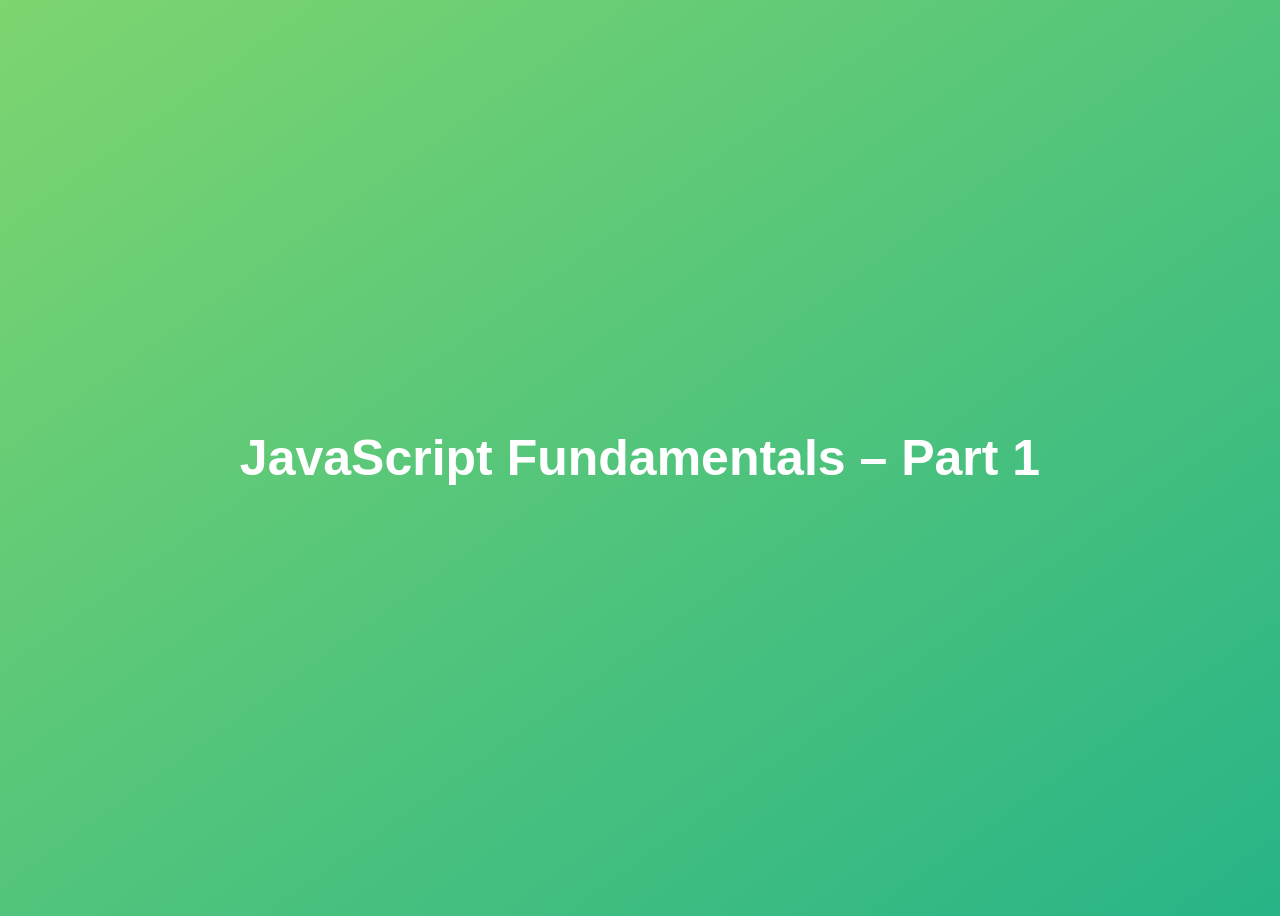
<file: 01-Fundamentals-Part-1/index.html>
<!DOCTYPE html>
<html lang="en">
  <head>
    <meta charset="UTF-8" />
    <meta name="viewport" content="width=device-width, initial-scale=1.0" />
    <meta http-equiv="X-UA-Compatible" content="ie=edge" />
    <title>JavaScript Fundamentals – Part 1</title>
    <style>
      body {
        height: 100vh;
        display: flex;
        align-items: center;
        background: linear-gradient(to top left, #28b487, #7dd56f);
      }
      h1 {
        font-family: sans-serif;
        font-size: 50px;
        line-height: 1.3;
        width: 100%;
        padding: 30px;
        text-align: center;
        color: white;
      }
    </style>
  </head>
  <body>
    <h1>JavaScript Fundamentals – Part 1</h1>
  </body>
</html>
</file>
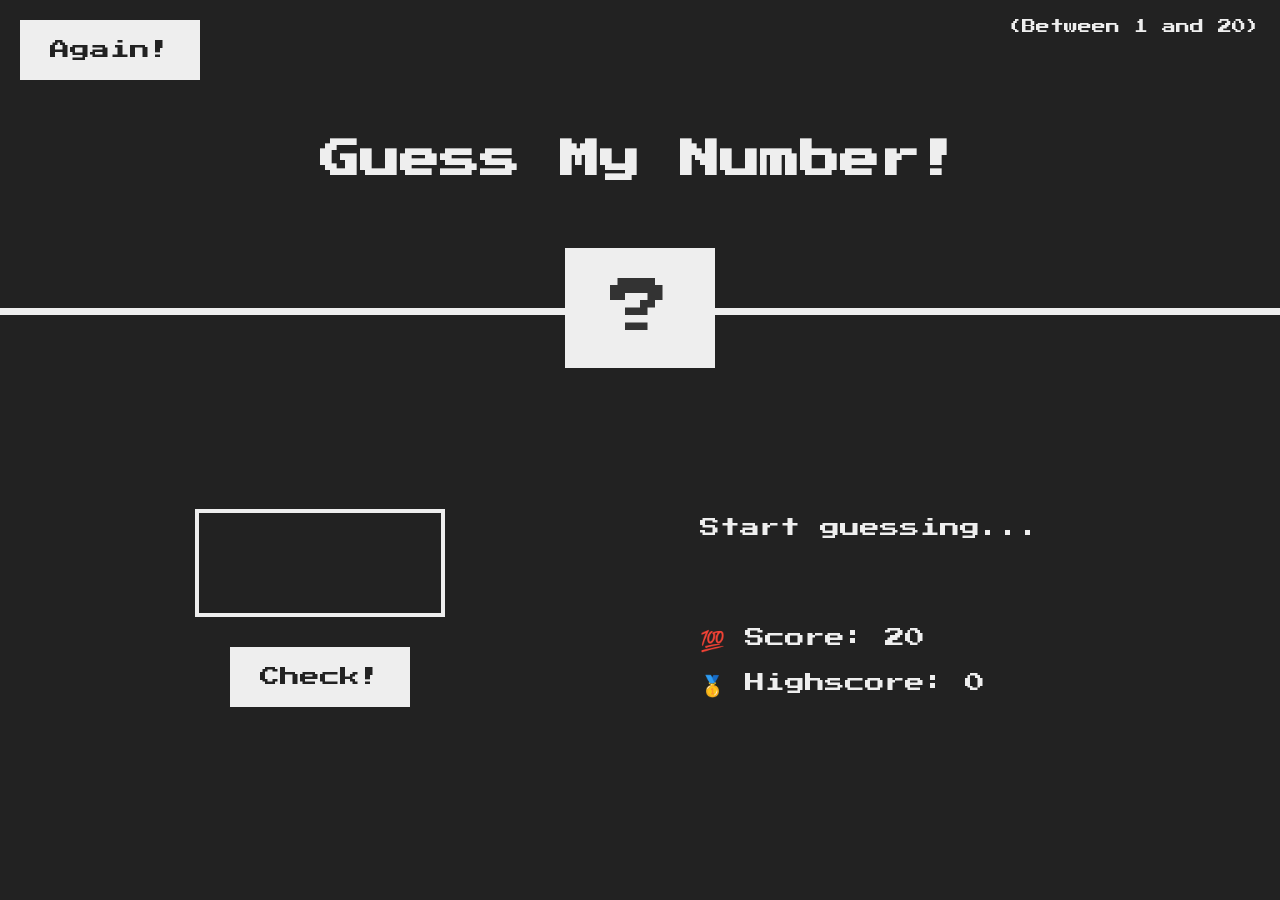
<file: 05-Guess-My-Number/index.html>
<!DOCTYPE html>
<html lang="en">
  <head>
    <meta charset="UTF-8" />
    <meta name="viewport" content="width=device-width, initial-scale=1.0" />
    <meta http-equiv="X-UA-Compatible" content="ie=edge" />
    <link rel="stylesheet" href="style.css" />
    <title>Guess My Number!</title>
  </head>
  <body>
    <header>
      <h1>Guess My Number!</h1>
      <p class="between">(Between 1 and 20)</p>
      <button class="btn again">Again!</button>
      <div class="number">?</div>
    </header>
    <main>
      <section class="left">
        <input type="number" class="guess" />
        <button class="btn check">Check!</button>
      </section>
      <section class="right">
        <p class="message">Start guessing...</p>
        <p class="label-score">💯 Score: <span class="score">20</span></p>
        <p class="label-highscore">
          🥇 Highscore: <span class="highscore">0</span>
        </p>
      </section>
    </main>
    <script src="script.js"></script>
  </body>
</html>
</file>
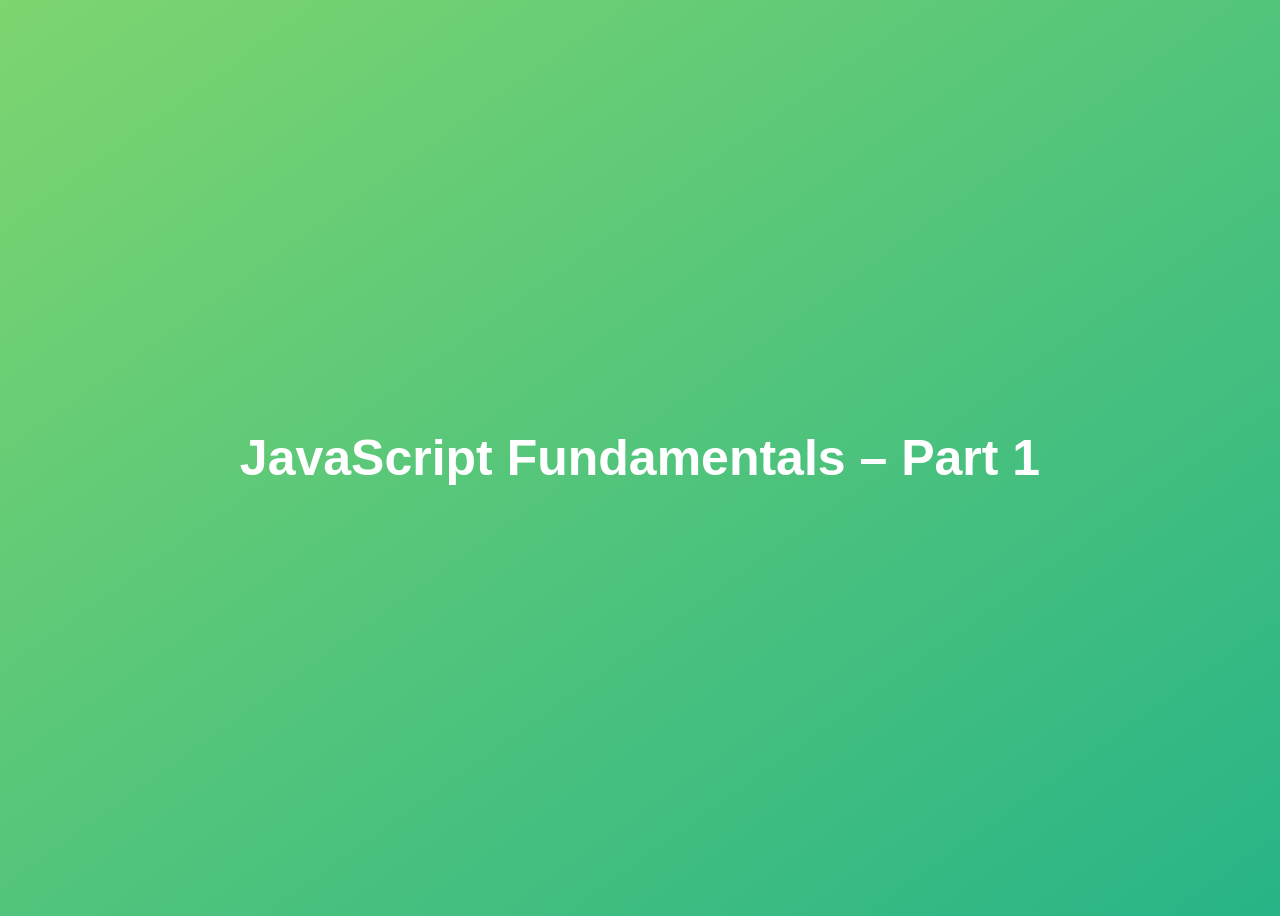
<file: Coding-Challenges/index.html>
<!DOCTYPE html>
<html lang="en">
  <head>
    <meta charset="UTF-8" />
    <meta name="viewport" content="width=device-width, initial-scale=1.0" />
    <meta http-equiv="X-UA-Compatible" content="ie=edge" />
    <title>JavaScript Fundamentals – Part 1</title>
    <style>
      body {
        height: 100vh;
        display: flex;
        align-items: center;
        background: linear-gradient(to top left, #28b487, #7dd56f);
      }
      h1 {
        font-family: sans-serif;
        font-size: 50px;
        line-height: 1.3;
        width: 100%;
        padding: 30px;
        text-align: center;
        color: white;
      }
    </style>
  </head>
  <body>
    <h1>JavaScript Fundamentals – Part 1</h1>
    <script src="/Coding-Challenges/script.js"></script>
  </body>
</html>
</file>
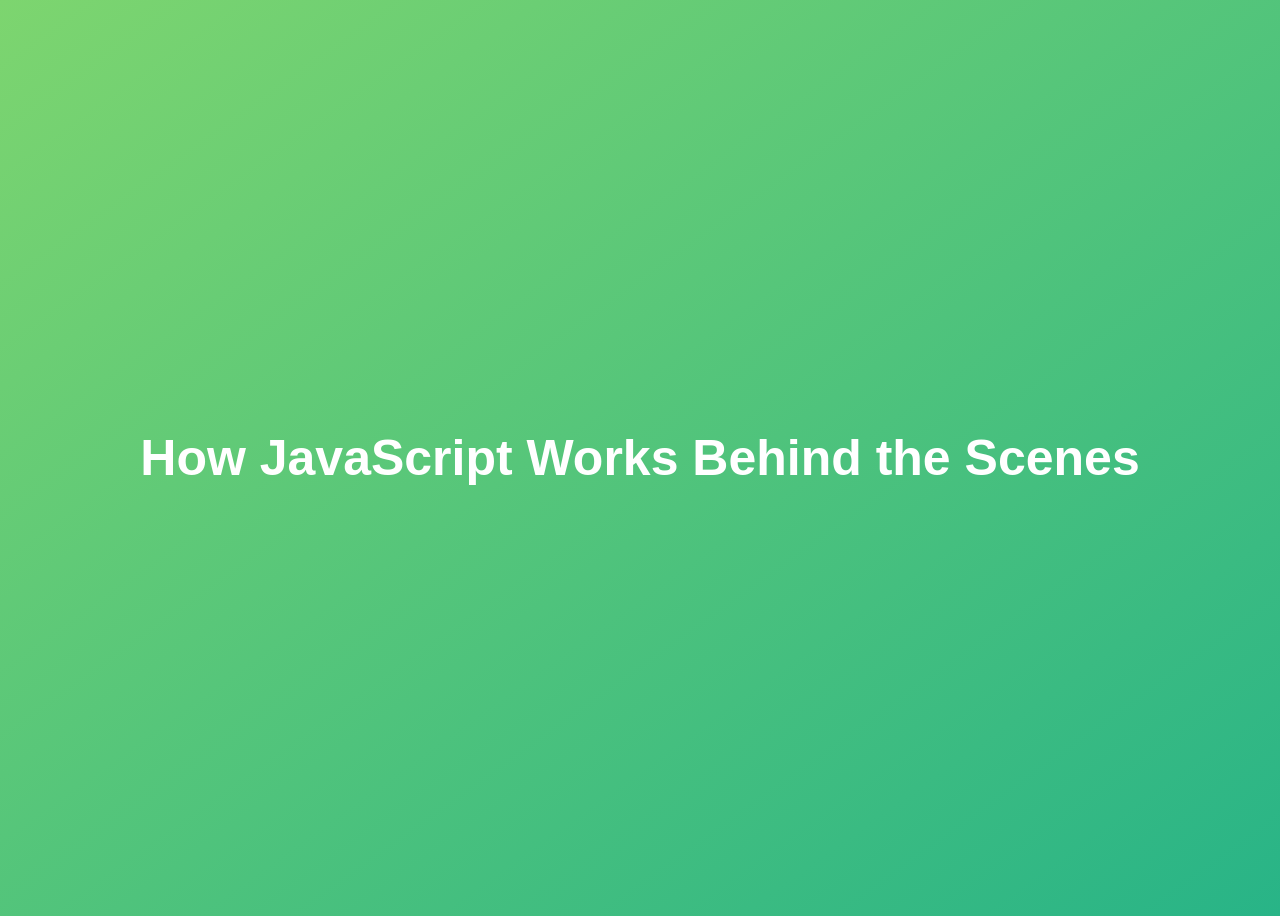
<file: Section-08--Behind-the-Scenes/index.html>
<!DOCTYPE html>
<html lang="en">
  <head>
    <meta charset="UTF-8" />
    <meta name="viewport" content="width=device-width, initial-scale=1.0" />
    <meta http-equiv="X-UA-Compatible" content="ie=edge" />
    <title>How JavaScript Works Behind the Scenes</title>
    <style>
      body {
        height: 100vh;
        display: flex;
        align-items: center;
        background: linear-gradient(to top left, #28b487, #7dd56f);
      }
      h1 {
        font-family: sans-serif;
        font-size: 50px;
        line-height: 1.3;
        width: 100%;
        padding: 30px;
        text-align: center;
        color: white;
      }
    </style>
  </head>
  <body>
    <h1>How JavaScript Works Behind the Scenes</h1>
    <script src="script.js"></script>
  </body>
</html>
</file>
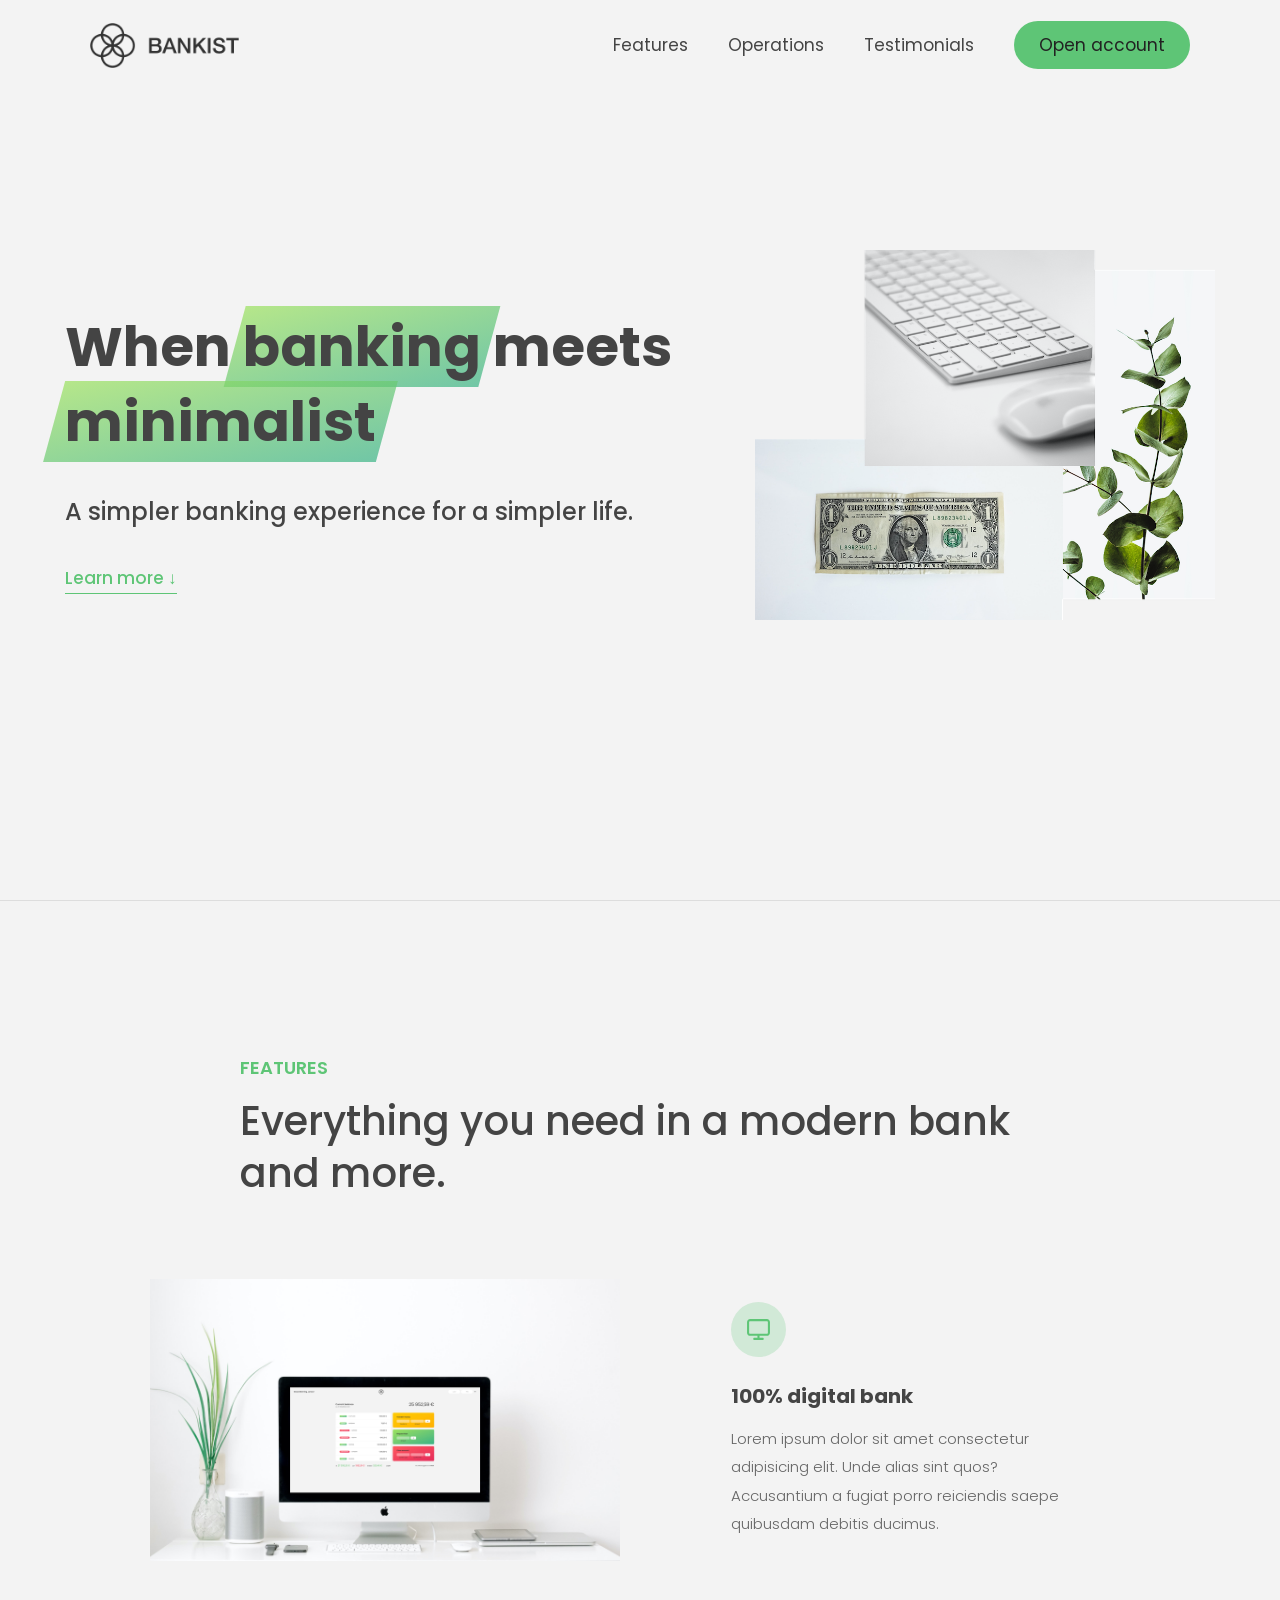
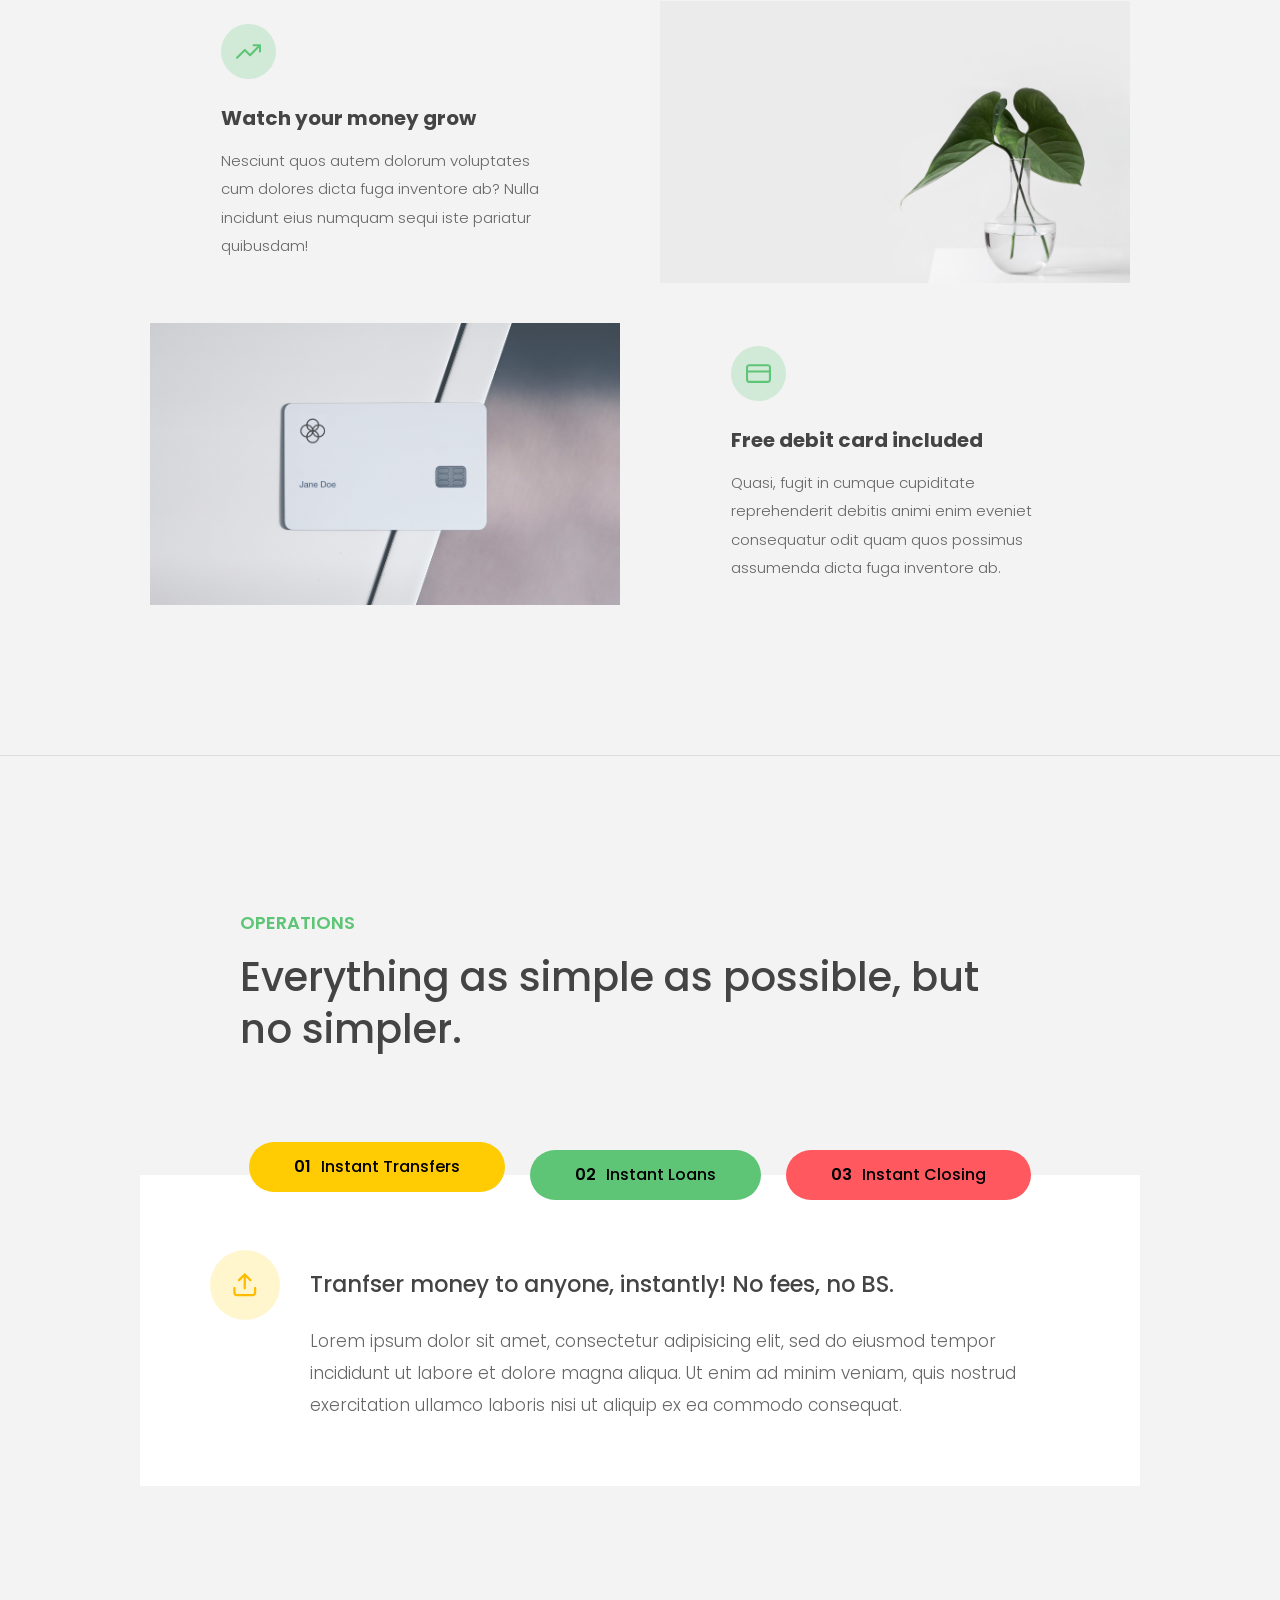
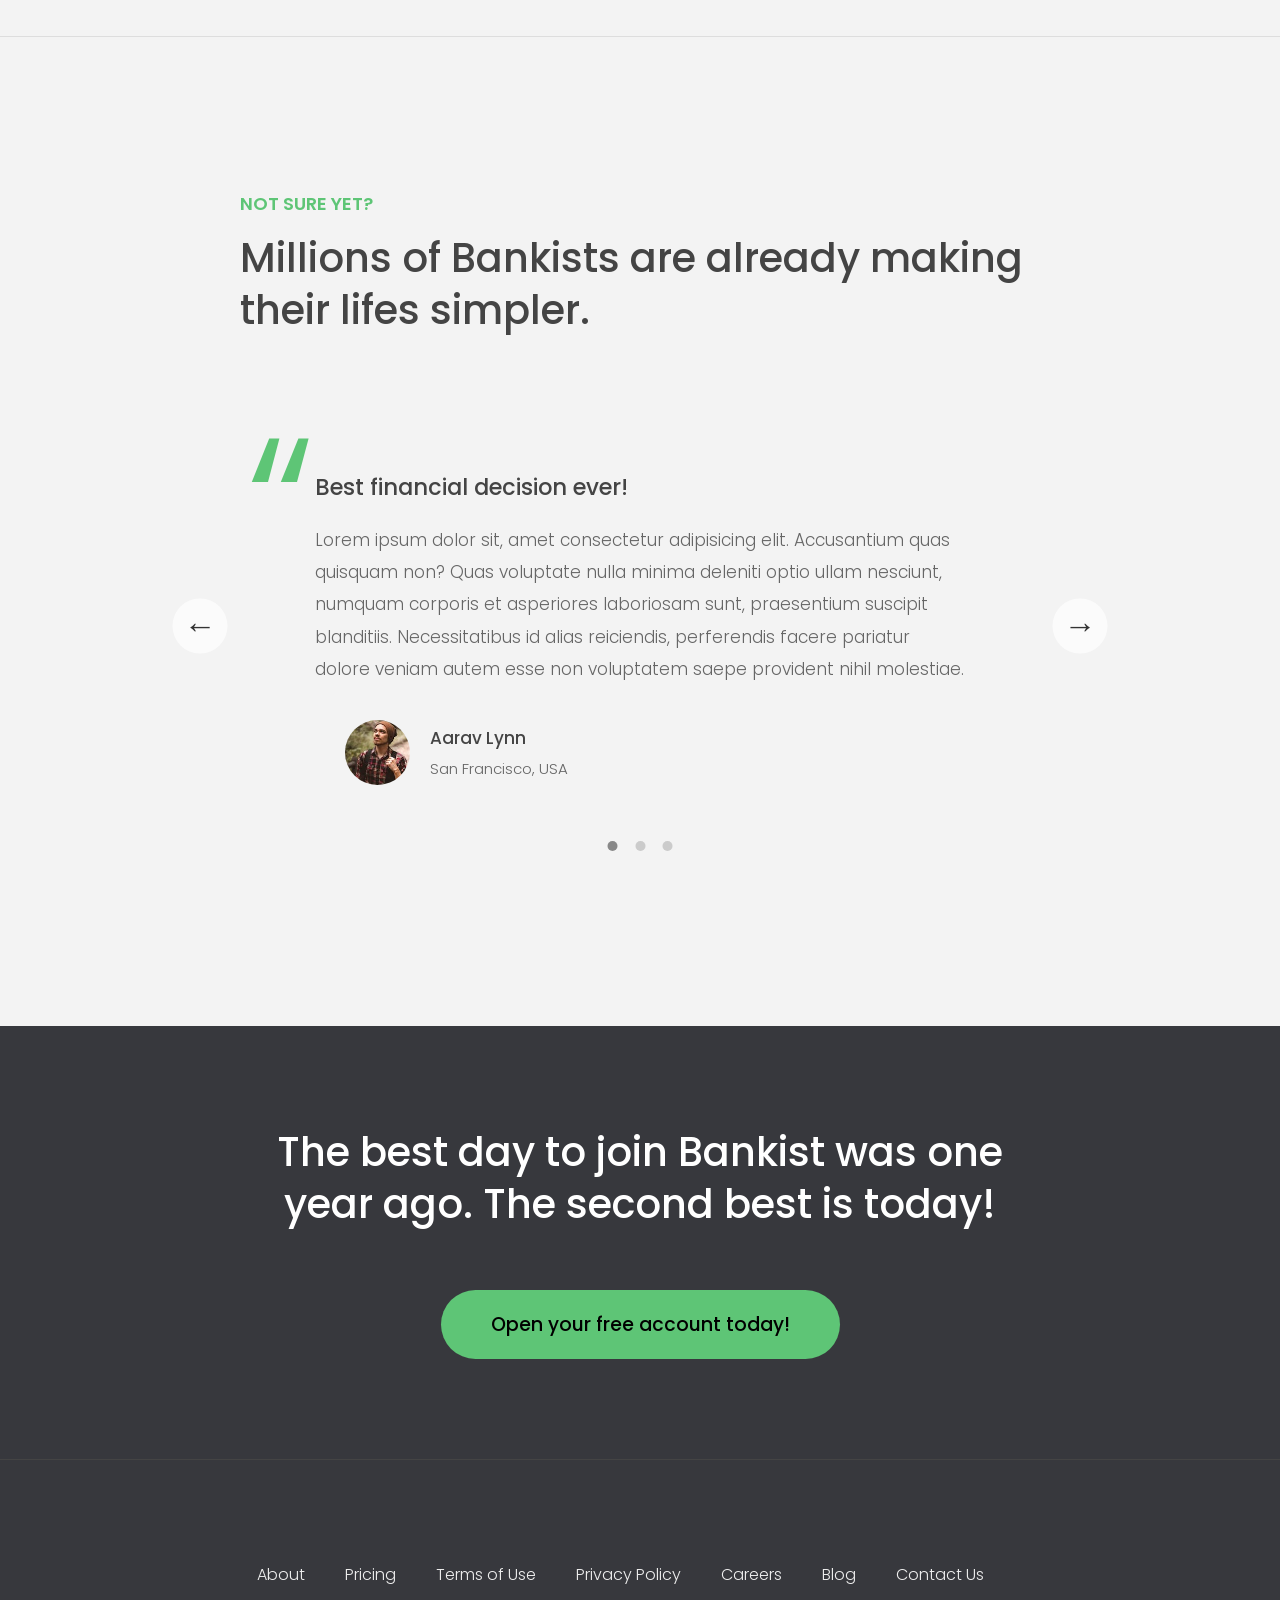
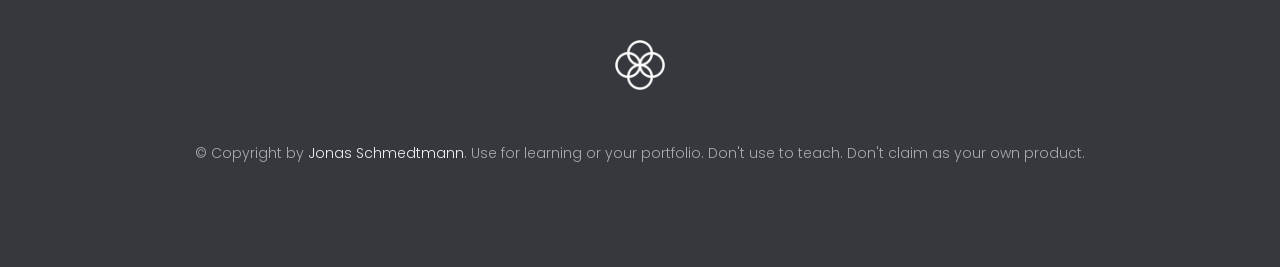
<file: Section-13--Advanced-DOM-and-Events/index.html>
<!DOCTYPE html>
<html lang="en">
  <head>
    <meta charset="UTF-8" />
    <meta name="viewport" content="width=device-width, initial-scale=1.0" />
    <meta http-equiv="X-UA-Compatible" content="ie=edge" />
    <link rel="shortcut icon" type="image/png" href="img/icon.png" />

    <link
      href="https://fonts.googleapis.com/css?family=Poppins:300,400,500,600&display=swap"
      rel="stylesheet"
    />
    <link rel="stylesheet" href="style.css" />
    <title>Bankist | When Banking meets Minimalist</title>
  </head>
  <body>
    <header class="header">
      <nav class="nav">
        <img
          src="img/logo.png"
          alt="Bankist logo"
          class="nav__logo"
          id="logo"
        />
        <ul class="nav__links">
          <li class="nav__item">
            <a class="nav__link" href="#section--1">Features</a>
          </li>
          <li class="nav__item">
            <a class="nav__link" href="#section--2">Operations</a>
          </li>
          <li class="nav__item">
            <a class="nav__link" href="#section--3">Testimonials</a>
          </li>
          <li class="nav__item">
            <a class="nav__link nav__link--btn btn--show-modal" href="#"
              >Open account</a
            >
          </li>
        </ul>
      </nav>

      <div class="header__title">
        <h1>
          When
          <!-- Green highlight effect -->
          <span class="highlight">banking</span>
          meets<br />
          <span class="highlight">minimalist</span>
        </h1>
        <h4>A simpler banking experience for a simpler life.</h4>
        <button class="btn--text btn--scroll-to">Learn more &DownArrow;</button>
        <img
          src="img/hero.png"
          class="header__img"
          alt="Minimalist bank items"
        />
      </div>
    </header>

    <section class="section" id="section--1">
      <div class="section__title">
        <h2 class="section__description">Features</h2>
        <h3 class="section__header">
          Everything you need in a modern bank and more.
        </h3>
      </div>

      <div class="features">
        <img
          src="img/digital-lazy.jpg"
          data-src="img/digital.jpg"
          alt="Computer"
          class="features__img lazy-img"
        />
        <div class="features__feature">
          <div class="features__icon">
            <svg>
              <use xlink:href="img/icons.svg#icon-monitor"></use>
            </svg>
          </div>
          <h5 class="features__header">100% digital bank</h5>
          <p>
            Lorem ipsum dolor sit amet consectetur adipisicing elit. Unde alias
            sint quos? Accusantium a fugiat porro reiciendis saepe quibusdam
            debitis ducimus.
          </p>
        </div>

        <div class="features__feature">
          <div class="features__icon">
            <svg>
              <use xlink:href="img/icons.svg#icon-trending-up"></use>
            </svg>
          </div>
          <h5 class="features__header">Watch your money grow</h5>
          <p>
            Nesciunt quos autem dolorum voluptates cum dolores dicta fuga
            inventore ab? Nulla incidunt eius numquam sequi iste pariatur
            quibusdam!
          </p>
        </div>
        <img
          src="img/grow-lazy.jpg"
          data-src="img/grow.jpg"
          alt="Plant"
          class="features__img lazy-img"
        />

        <img
          src="img/card-lazy.jpg"
          data-src="img/card.jpg"
          alt="Credit card"
          class="features__img lazy-img"
        />
        <div class="features__feature">
          <div class="features__icon">
            <svg>
              <use xlink:href="img/icons.svg#icon-credit-card"></use>
            </svg>
          </div>
          <h5 class="features__header">Free debit card included</h5>
          <p>
            Quasi, fugit in cumque cupiditate reprehenderit debitis animi enim
            eveniet consequatur odit quam quos possimus assumenda dicta fuga
            inventore ab.
          </p>
        </div>
      </div>
    </section>

    <section class="section" id="section--2">
      <div class="section__title">
        <h2 class="section__description">Operations</h2>
        <h3 class="section__header">
          Everything as simple as possible, but no simpler.
        </h3>
      </div>

      <div class="operations">
        <div class="operations__tab-container">
          <button
            class="btn operations__tab operations__tab--1 operations__tab--active"
            data-tab="1"
          >
            <span>01</span>Instant Transfers
          </button>
          <button class="btn operations__tab operations__tab--2" data-tab="2">
            <span>02</span>Instant Loans
          </button>
          <button class="btn operations__tab operations__tab--3" data-tab="3">
            <span>03</span>Instant Closing
          </button>
        </div>
        <div
          class="operations__content operations__content--1 operations__content--active"
        >
          <div class="operations__icon operations__icon--1">
            <svg>
              <use xlink:href="img/icons.svg#icon-upload"></use>
            </svg>
          </div>
          <h5 class="operations__header">
            Tranfser money to anyone, instantly! No fees, no BS.
          </h5>
          <p>
            Lorem ipsum dolor sit amet, consectetur adipisicing elit, sed do
            eiusmod tempor incididunt ut labore et dolore magna aliqua. Ut enim
            ad minim veniam, quis nostrud exercitation ullamco laboris nisi ut
            aliquip ex ea commodo consequat.
          </p>
        </div>

        <div class="operations__content operations__content--2">
          <div class="operations__icon operations__icon--2">
            <svg>
              <use xlink:href="img/icons.svg#icon-home"></use>
            </svg>
          </div>
          <h5 class="operations__header">
            Buy a home or make your dreams come true, with instant loans.
          </h5>
          <p>
            Duis aute irure dolor in reprehenderit in voluptate velit esse
            cillum dolore eu fugiat nulla pariatur. Excepteur sint occaecat
            cupidatat non proident, sunt in culpa qui officia deserunt mollit
            anim id est laborum.
          </p>
        </div>
        <div class="operations__content operations__content--3">
          <div class="operations__icon operations__icon--3">
            <svg>
              <use xlink:href="img/icons.svg#icon-user-x"></use>
            </svg>
          </div>
          <h5 class="operations__header">
            No longer need your account? No problem! Close it instantly.
          </h5>
          <p>
            Excepteur sint occaecat cupidatat non proident, sunt in culpa qui
            officia deserunt mollit anim id est laborum. Ut enim ad minim
            veniam, quis nostrud exercitation ullamco laboris nisi ut aliquip ex
            ea commodo consequat.
          </p>
        </div>
      </div>
    </section>

    <section class="section" id="section--3">
      <div class="section__title section__title--testimonials">
        <h2 class="section__description">Not sure yet?</h2>
        <h3 class="section__header">
          Millions of Bankists are already making their lifes simpler.
        </h3>
      </div>

      <div class="slider">
        <div class="slide slide--1">
          <div class="testimonial">
            <h5 class="testimonial__header">Best financial decision ever!</h5>
            <blockquote class="testimonial__text">
              Lorem ipsum dolor sit, amet consectetur adipisicing elit.
              Accusantium quas quisquam non? Quas voluptate nulla minima
              deleniti optio ullam nesciunt, numquam corporis et asperiores
              laboriosam sunt, praesentium suscipit blanditiis. Necessitatibus
              id alias reiciendis, perferendis facere pariatur dolore veniam
              autem esse non voluptatem saepe provident nihil molestiae.
            </blockquote>
            <address class="testimonial__author">
              <img src="img/user-1.jpg" alt="" class="testimonial__photo" />
              <h6 class="testimonial__name">Aarav Lynn</h6>
              <p class="testimonial__location">San Francisco, USA</p>
            </address>
          </div>
        </div>

        <div class="slide slide--2">
          <div class="testimonial">
            <h5 class="testimonial__header">
              The last step to becoming a complete minimalist
            </h5>
            <blockquote class="testimonial__text">
              Quisquam itaque deserunt ullam, quia ea repellendus provident,
              ducimus neque ipsam modi voluptatibus doloremque, corrupti
              laborum. Incidunt numquam perferendis veritatis neque repellendus.
              Lorem, ipsum dolor sit amet consectetur adipisicing elit. Illo
              deserunt exercitationem deleniti.
            </blockquote>
            <address class="testimonial__author">
              <img src="img/user-2.jpg" alt="" class="testimonial__photo" />
              <h6 class="testimonial__name">Miyah Miles</h6>
              <p class="testimonial__location">London, UK</p>
            </address>
          </div>
        </div>

        <div class="slide slide--3">
          <div class="testimonial">
            <h5 class="testimonial__header">
              Finally free from old-school banks
            </h5>
            <blockquote class="testimonial__text">
              Debitis, nihil sit minus suscipit magni aperiam vel tenetur
              incidunt commodi architecto numquam omnis nulla autem,
              necessitatibus blanditiis modi similique quidem. Odio aliquam
              culpa dicta beatae quod maiores ipsa minus consequatur error sunt,
              deleniti saepe aliquid quos inventore sequi. Necessitatibus id
              alias reiciendis, perferendis facere.
            </blockquote>
            <address class="testimonial__author">
              <img src="img/user-3.jpg" alt="" class="testimonial__photo" />
              <h6 class="testimonial__name">Francisco Gomes</h6>
              <p class="testimonial__location">Lisbon, Portugal</p>
            </address>
          </div>
        </div>

        <!-- <div class="slide"><img src="img/img-1.jpg" alt="Photo 1" /></div>
        <div class="slide"><img src="img/img-2.jpg" alt="Photo 2" /></div>
        <div class="slide"><img src="img/img-3.jpg" alt="Photo 3" /></div>
        <div class="slide"><img src="img/img-4.jpg" alt="Photo 4" /></div> -->
        <button class="slider__btn slider__btn--left">&larr;</button>
        <button class="slider__btn slider__btn--right">&rarr;</button>
        <div class="dots"></div>
        <template id="dot-template">
          <button class="dots__dot" data-slide=""></button>
        </template>
      </div>
    </section>

    <section class="section section--sign-up">
      <div class="section__title">
        <h3 class="section__header">
          The best day to join Bankist was one year ago. The second best is
          today!
        </h3>
      </div>
      <button class="btn btn--show-modal">Open your free account today!</button>
    </section>

    <footer class="footer">
      <ul class="footer__nav">
        <li class="footer__item">
          <a class="footer__link" href="#">About</a>
        </li>
        <li class="footer__item">
          <a class="footer__link" href="#">Pricing</a>
        </li>
        <li class="footer__item">
          <a class="footer__link" href="#">Terms of Use</a>
        </li>
        <li class="footer__item">
          <a class="footer__link" href="#">Privacy Policy</a>
        </li>
        <li class="footer__item">
          <a class="footer__link" href="#">Careers</a>
        </li>
        <li class="footer__item">
          <a class="footer__link" href="#">Blog</a>
        </li>
        <li class="footer__item">
          <a class="footer__link" href="#">Contact Us</a>
        </li>
      </ul>
      <img src="img/icon.png" alt="Logo" class="footer__logo" />
      <p class="footer__copyright">
        &copy; Copyright by
        <a
          class="footer__link twitter-link"
          target="_blank"
          href="https://twitter.com/jonasschmedtman"
          >Jonas Schmedtmann</a
        >. Use for learning or your portfolio. Don't use to teach. Don't claim
        as your own product.
      </p>
    </footer>

    <div class="modal hidden">
      <button class="btn--close-modal">&times;</button>
      <h2 class="modal__header">
        Open your bank account <br />
        in just <span class="highlight">5 minutes</span>
      </h2>
      <form class="modal__form">
        <label>First Name</label>
        <input type="text" />
        <label>Last Name</label>
        <input type="text" />
        <label>Email Address</label>
        <input type="email" />
        <button class="btn">Next step &rarr;</button>
      </form>
    </div>
    <div class="overlay hidden"></div>

    <script src="script.js"></script>
  </body>
</html>
</file>
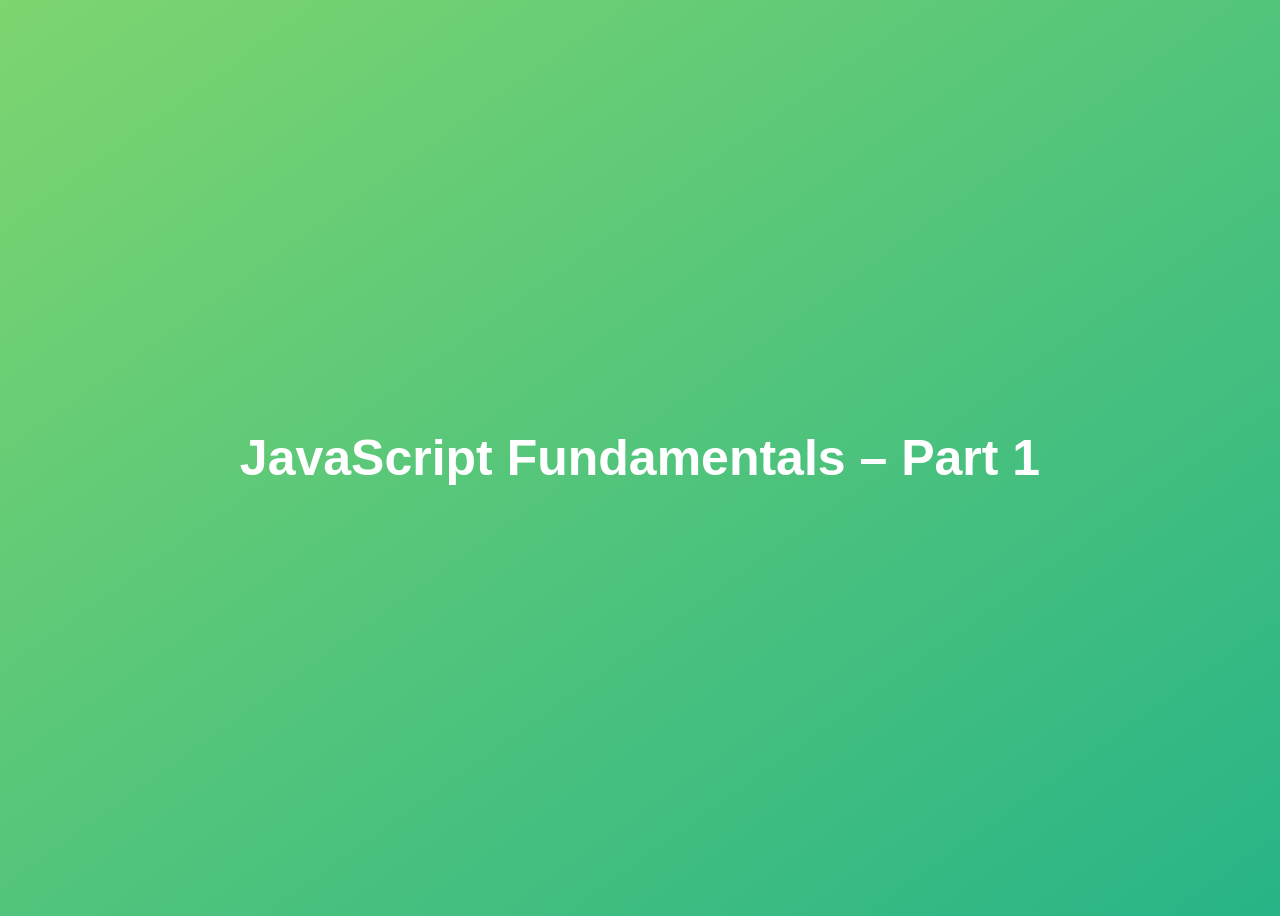
<file: 01-Fundamentals-Part-1/Assignments/index.html>
<!DOCTYPE html>
<html lang="en">
  <head>
    <meta charset="UTF-8" />
    <meta name="viewport" content="width=device-width, initial-scale=1.0" />
    <meta http-equiv="X-UA-Compatible" content="ie=edge" />
    <title>JavaScript Fundamentals – Part 1</title>
    <style>
      body {
        height: 100vh;
        display: flex;
        align-items: center;
        background: linear-gradient(to top left, #28b487, #7dd56f);
      }
      h1 {
        font-family: sans-serif;
        font-size: 50px;
        line-height: 1.3;
        width: 100%;
        padding: 30px;
        text-align: center;
        color: white;
      }
    </style>
  </head>
  <body>
    <h1>JavaScript Fundamentals – Part 1</h1>
    <script src="/01-Fundamentals-Part-1/script.js"></script>
  </body>
</html>
</file>
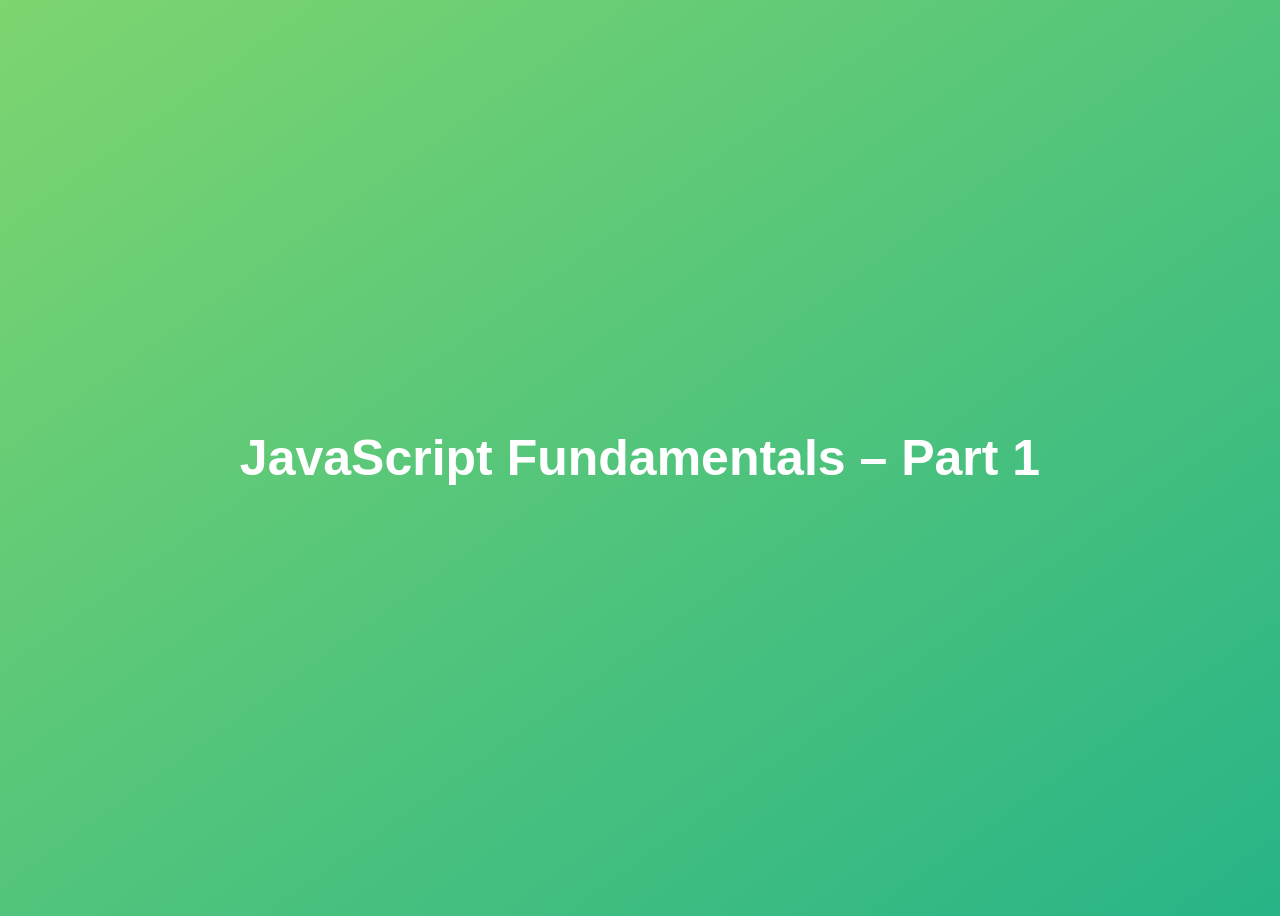
<file: 01-Fundamentals-Part-1/B-Challenges/index.html>
<!DOCTYPE html>
<html lang="en">
  <head>
    <meta charset="UTF-8" />
    <meta name="viewport" content="width=device-width, initial-scale=1.0" />
    <meta http-equiv="X-UA-Compatible" content="ie=edge" />
    <title>JavaScript Fundamentals – Part 1</title>
    <style>
      body {
        height: 100vh;
        display: flex;
        align-items: center;
        background: linear-gradient(to top left, #28b487, #7dd56f);
      }
      h1 {
        font-family: sans-serif;
        font-size: 50px;
        line-height: 1.3;
        width: 100%;
        padding: 30px;
        text-align: center;
        color: white;
      }
    </style>
  </head>
  <body>
    <h1>JavaScript Fundamentals – Part 1</h1>
    <script src="script.js"></script>
  </body>
</html>
</file>
<file: 05-Guess-My-Number/style.css>
@import url("https://fonts.googleapis.com/css?family=Press+Start+2P&display=swap");

* {
  margin: 0;
  padding: 0;
  box-sizing: inherit;
}

html {
  font-size: 62.5%;
  box-sizing: border-box;
}

body {
  font-family: "Press Start 2P", sans-serif;
  color: #eee;
  background-color: #222;
  /* background-color: #60b347; */
}

/* LAYOUT */
header {
  position: relative;
  height: 35vh;
  border-bottom: 7px solid #eee;
}

main {
  height: 65vh;
  color: #eee;
  display: flex;
  align-items: center;
  justify-content: space-around;
}

.left {
  width: 52rem;
  display: flex;
  flex-direction: column;
  align-items: center;
}

.right {
  width: 52rem;
  font-size: 2rem;
}

/* ELEMENTS STYLE */
h1 {
  font-size: 4rem;
  text-align: center;
  position: absolute;
  width: 100%;
  top: 52%;
  left: 50%;
  transform: translate(-50%, -50%);
}

.number {
  background: #eee;
  color: #333;
  font-size: 6rem;
  width: 15rem;
  padding: 3rem 0rem;
  text-align: center;
  position: absolute;
  bottom: 0;
  left: 50%;
  transform: translate(-50%, 50%);
}

.between {
  font-size: 1.4rem;
  position: absolute;
  top: 2rem;
  right: 2rem;
}

.again {
  position: absolute;
  top: 2rem;
  left: 2rem;
}

.guess {
  background: none;
  border: 4px solid #eee;
  font-family: inherit;
  color: inherit;
  font-size: 5rem;
  padding: 2.5rem;
  width: 25rem;
  text-align: center;
  display: block;
  margin-bottom: 3rem;
}

.btn {
  border: none;
  background-color: #eee;
  color: #222;
  font-size: 2rem;
  font-family: inherit;
  padding: 2rem 3rem;
  cursor: pointer;
}

.btn:hover {
  background-color: #ccc;
}

.message {
  margin-bottom: 8rem;
  height: 3rem;
}

.label-score {
  margin-bottom: 2rem;
}
</file>
<file: Section-13--Advanced-DOM-and-Events/style.css>
/* The page is NOT responsive. You can implement responsiveness yourself if you wanna have some fun 😃 */

:root {
  --color-primary: #5ec576;
  --color-secondary: #ffcb03;
  --color-tertiary: #ff585f;
  --color-primary-darker: #4bbb7d;
  --color-secondary-darker: #ffbb00;
  --color-tertiary-darker: #fd424b;
  --color-primary-opacity: #5ec5763a;
  --color-secondary-opacity: #ffcd0331;
  --color-tertiary-opacity: #ff58602d;
  --gradient-primary: linear-gradient(to top left, #39b385, #9be15d);
  --gradient-secondary: linear-gradient(to top left, #ffb003, #ffcb03);
}

* {
  margin: 0;
  padding: 0;
  box-sizing: inherit;
}

html {
  font-size: 62.5%;
  box-sizing: border-box;
}

body {
  font-family: 'Poppins', sans-serif;
  font-weight: 300;
  color: #444;
  line-height: 1.9;
  background-color: #f3f3f3;
}

/* GENERAL ELEMENTS */
.section {
  padding: 15rem 3rem;
  border-top: 1px solid #ddd;

  transition: transform 1s, opacity 1s;
}

.section--hidden {
  opacity: 0;
  transform: translateY(8rem);
}

.section__title {
  max-width: 80rem;
  margin: 0 auto 8rem auto;
}

.section__description {
  font-size: 1.8rem;
  font-weight: 600;
  text-transform: uppercase;
  color: var(--color-primary);
  margin-bottom: 1rem;
}

.section__header {
  font-size: 4rem;
  line-height: 1.3;
  font-weight: 500;
}

.btn {
  display: inline-block;
  background-color: var(--color-primary);
  font-size: 1.6rem;
  font-family: inherit;
  font-weight: 500;
  border: none;
  padding: 1.25rem 4.5rem;
  border-radius: 10rem;
  cursor: pointer;
  transition: all 0.3s;
}

.btn:hover {
  background-color: var(--color-primary-darker);
}

.btn--text {
  display: inline-block;
  background: none;
  font-size: 1.7rem;
  font-family: inherit;
  font-weight: 500;
  color: var(--color-primary);
  border: none;
  border-bottom: 1px solid currentColor;
  padding-bottom: 2px;
  cursor: pointer;
  transition: all 0.3s;
}

p {
  color: #666;
}

/* This is BAD for accessibility! Don't do in the real world! */
button:focus {
  outline: none;
}

img {
  transition: filter 0.5s;
}

.lazy-img {
  filter: blur(20px);
}

/* NAVIGATION */
.nav {
  display: flex;
  justify-content: space-between;
  align-items: center;
  height: 9rem;
  width: 100%;
  padding: 0 6rem;
  z-index: 100;
}

/* nav and stickly class at the same time */
.nav.sticky {
  position: fixed;
  background-color: rgba(255, 255, 255, 0.95);
}

.nav__logo {
  height: 4.5rem;
  transition: all 0.3s;
}

.nav__links {
  display: flex;
  align-items: center;
  list-style: none;
}

.nav__item {
  margin-left: 4rem;
}

.nav__link:link,
.nav__link:visited {
  font-size: 1.7rem;
  font-weight: 400;
  color: inherit;
  text-decoration: none;
  display: block;
  transition: all 0.3s;
}

.nav__link--btn:link,
.nav__link--btn:visited {
  padding: 0.8rem 2.5rem;
  border-radius: 3rem;
  background-color: var(--color-primary);
  color: #222;
}

.nav__link--btn:hover,
.nav__link--btn:active {
  color: inherit;
  background-color: var(--color-primary-darker);
  color: #333;
}

/* HEADER */
.header {
  padding: 0 3rem;
  height: 100vh;
  display: flex;
  flex-direction: column;
  align-items: center;
}

.header__title {
  flex: 1;

  max-width: 115rem;
  display: grid;
  grid-template-columns: 3fr 2fr;
  row-gap: 3rem;
  align-content: center;
  justify-content: center;

  align-items: start;
  justify-items: start;
}

h1 {
  font-size: 5.5rem;
  line-height: 1.35;
}

h4 {
  font-size: 2.4rem;
  font-weight: 500;
}

.header__img {
  width: 100%;
  grid-column: 2 / 3;
  grid-row: 1 / span 4;
  transform: translateY(-6rem);
}

.highlight {
  position: relative;
}

.highlight::after {
  display: block;
  content: '';
  position: absolute;
  bottom: 0;
  left: 0;
  height: 100%;
  width: 100%;
  z-index: -1;
  opacity: 0.7;
  transform: scale(1.07, 1.05) skewX(-15deg);
  background-image: var(--gradient-primary);
}

/* FEATURES */
.features {
  display: grid;
  grid-template-columns: 1fr 1fr;
  gap: 4rem;
  margin: 0 12rem;
}

.features__img {
  width: 100%;
}

.features__feature {
  align-self: center;
  justify-self: center;
  width: 70%;
  font-size: 1.5rem;
}

.features__icon {
  display: flex;
  align-items: center;
  justify-content: center;
  background-color: var(--color-primary-opacity);
  height: 5.5rem;
  width: 5.5rem;
  border-radius: 50%;
  margin-bottom: 2rem;
}

.features__icon svg {
  height: 2.5rem;
  width: 2.5rem;
  fill: var(--color-primary);
}

.features__header {
  font-size: 2rem;
  margin-bottom: 1rem;
}

/* OPERATIONS */
.operations {
  max-width: 100rem;
  margin: 12rem auto 0 auto;

  background-color: #fff;
}

.operations__tab-container {
  display: flex;
  justify-content: center;
}

.operations__tab {
  margin-right: 2.5rem;
  transform: translateY(-50%);
}

.operations__tab span {
  margin-right: 1rem;
  font-weight: 600;
  display: inline-block;
}

.operations__tab--1 {
  background-color: var(--color-secondary);
}

.operations__tab--1:hover {
  background-color: var(--color-secondary-darker);
}

.operations__tab--3 {
  background-color: var(--color-tertiary);
  margin: 0;
}

.operations__tab--3:hover {
  background-color: var(--color-tertiary-darker);
}

.operations__tab--active {
  transform: translateY(-66%);
}

.operations__content {
  display: none;

  /* JUST PRESENTATIONAL */
  font-size: 1.7rem;
  padding: 2.5rem 7rem 6.5rem 7rem;
}

.operations__content--active {
  display: grid;
  grid-template-columns: 7rem 1fr;
  column-gap: 3rem;
  row-gap: 0.5rem;
}

.operations__header {
  font-size: 2.25rem;
  font-weight: 500;
  align-self: center;
}

.operations__icon {
  display: flex;
  align-items: center;
  justify-content: center;
  height: 7rem;
  width: 7rem;
  border-radius: 50%;
}

.operations__icon svg {
  height: 2.75rem;
  width: 2.75rem;
}

.operations__content p {
  grid-column: 2;
}

.operations__icon--1 {
  background-color: var(--color-secondary-opacity);
}
.operations__icon--2 {
  background-color: var(--color-primary-opacity);
}
.operations__icon--3 {
  background-color: var(--color-tertiary-opacity);
}
.operations__icon--1 svg {
  fill: var(--color-secondary-darker);
}
.operations__icon--2 svg {
  fill: var(--color-primary);
}
.operations__icon--3 svg {
  fill: var(--color-tertiary);
}

/* SLIDER */
.slider {
  max-width: 100rem;
  height: 50rem;
  margin: 0 auto;
  position: relative;

  /* IN THE END */
  overflow: hidden;
}

.slide {
  position: absolute;
  top: 0;
  width: 100%;
  height: 50rem;

  display: flex;
  align-items: center;
  justify-content: center;

  /* THIS creates the animation! */
  transition: transform 1s;
}

.slide > img {
  /* Only for images that have different size than slide */
  width: 100%;
  height: 100%;
  object-fit: cover;
}

.slider__btn {
  position: absolute;
  top: 50%;
  z-index: 10;

  border: none;
  background: rgba(255, 255, 255, 0.7);
  font-family: inherit;
  color: #333;
  border-radius: 50%;
  height: 5.5rem;
  width: 5.5rem;
  font-size: 3.25rem;
  cursor: pointer;
}

.slider__btn--left {
  left: 6%;
  transform: translate(-50%, -50%);
}

.slider__btn--right {
  right: 6%;
  transform: translate(50%, -50%);
}

.dots {
  position: absolute;
  bottom: 5%;
  left: 50%;
  transform: translateX(-50%);
  display: flex;
}

.dots__dot {
  border: none;
  background-color: #b9b9b9;
  opacity: 0.7;
  height: 1rem;
  width: 1rem;
  border-radius: 50%;
  margin-right: 1.75rem;
  cursor: pointer;
  transition: all 0.5s;

  /* Only necessary when overlying images */
  /* box-shadow: 0 0.6rem 1.5rem rgba(0, 0, 0, 0.7); */
}

.dots__dot:last-child {
  margin: 0;
}

.dots__dot--active {
  /* background-color: #fff; */
  background-color: #888;
  opacity: 1;
}

/* TESTIMONIALS */
.testimonial {
  width: 65%;
  position: relative;
}

.testimonial::before {
  content: '\201C';
  position: absolute;
  top: -5.7rem;
  left: -6.8rem;
  line-height: 1;
  font-size: 20rem;
  font-family: inherit;
  color: var(--color-primary);
  z-index: -1;
}

.testimonial__header {
  font-size: 2.25rem;
  font-weight: 500;
  margin-bottom: 1.5rem;
}

.testimonial__text {
  font-size: 1.7rem;
  margin-bottom: 3.5rem;
  color: #666;
}

.testimonial__author {
  margin-left: 3rem;
  font-style: normal;

  display: grid;
  grid-template-columns: 6.5rem 1fr;
  column-gap: 2rem;
}

.testimonial__photo {
  grid-row: 1 / span 2;
  width: 6.5rem;
  border-radius: 50%;
}

.testimonial__name {
  font-size: 1.7rem;
  font-weight: 500;
  align-self: end;
  margin: 0;
}

.testimonial__location {
  font-size: 1.5rem;
}

.section__title--testimonials {
  margin-bottom: 4rem;
}

/* SIGNUP */
.section--sign-up {
  background-color: #37383d;
  border-top: none;
  border-bottom: 1px solid #444;
  text-align: center;
  padding: 10rem 3rem;
}

.section--sign-up .section__header {
  color: #fff;
  text-align: center;
}

.section--sign-up .section__title {
  margin-bottom: 6rem;
}

.section--sign-up .btn {
  font-size: 1.9rem;
  padding: 2rem 5rem;
}

/* FOOTER */
.footer {
  padding: 10rem 3rem;
  background-color: #37383d;
}

.footer__nav {
  list-style: none;
  display: flex;
  justify-content: center;
  margin-bottom: 5rem;
}

.footer__item {
  margin-right: 4rem;
}

.footer__link {
  font-size: 1.6rem;
  color: #eee;
  text-decoration: none;
}

.footer__logo {
  height: 5rem;
  display: block;
  margin: 0 auto;
  margin-bottom: 5rem;
}

.footer__copyright {
  font-size: 1.4rem;
  color: #aaa;
  text-align: center;
}

.footer__copyright .footer__link {
  font-size: 1.4rem;
}

/* MODAL WINDOW */
.modal {
  position: fixed;
  top: 50%;
  left: 50%;
  transform: translate(-50%, -50%);
  max-width: 60rem;
  background-color: #f3f3f3;
  padding: 5rem 6rem;
  box-shadow: 0 4rem 6rem rgba(0, 0, 0, 0.3);
  z-index: 1000;
  transition: all 0.5s;
}

.overlay {
  position: fixed;
  top: 0;
  left: 0;
  width: 100%;
  height: 100%;
  background-color: rgba(0, 0, 0, 0.5);
  backdrop-filter: blur(4px);
  z-index: 100;
  transition: all 0.5s;
}

.modal__header {
  font-size: 3.25rem;
  margin-bottom: 4.5rem;
  line-height: 1.5;
}

.modal__form {
  margin: 0 3rem;
  display: grid;
  grid-template-columns: 1fr 2fr;
  align-items: center;
  gap: 2.5rem;
}

.modal__form label {
  font-size: 1.7rem;
  font-weight: 500;
}

.modal__form input {
  font-size: 1.7rem;
  padding: 1rem 1.5rem;
  border: 1px solid #ddd;
  border-radius: 0.5rem;
}

.modal__form button {
  grid-column: 1 / span 2;
  justify-self: center;
  margin-top: 1rem;
}

.btn--close-modal {
  font-family: inherit;
  color: inherit;
  position: absolute;
  top: 0.5rem;
  right: 2rem;
  font-size: 4rem;
  cursor: pointer;
  border: none;
  background: none;
}

.hidden {
  visibility: hidden;
  opacity: 0;
}

/* COOKIE MESSAGE */
.cookie-message {
  display: flex;
  align-items: center;
  justify-content: space-evenly;
  width: 100%;
  background-color: white;
  color: #bbb;
  font-size: 1.5rem;
  font-weight: 400;
}
</file>
